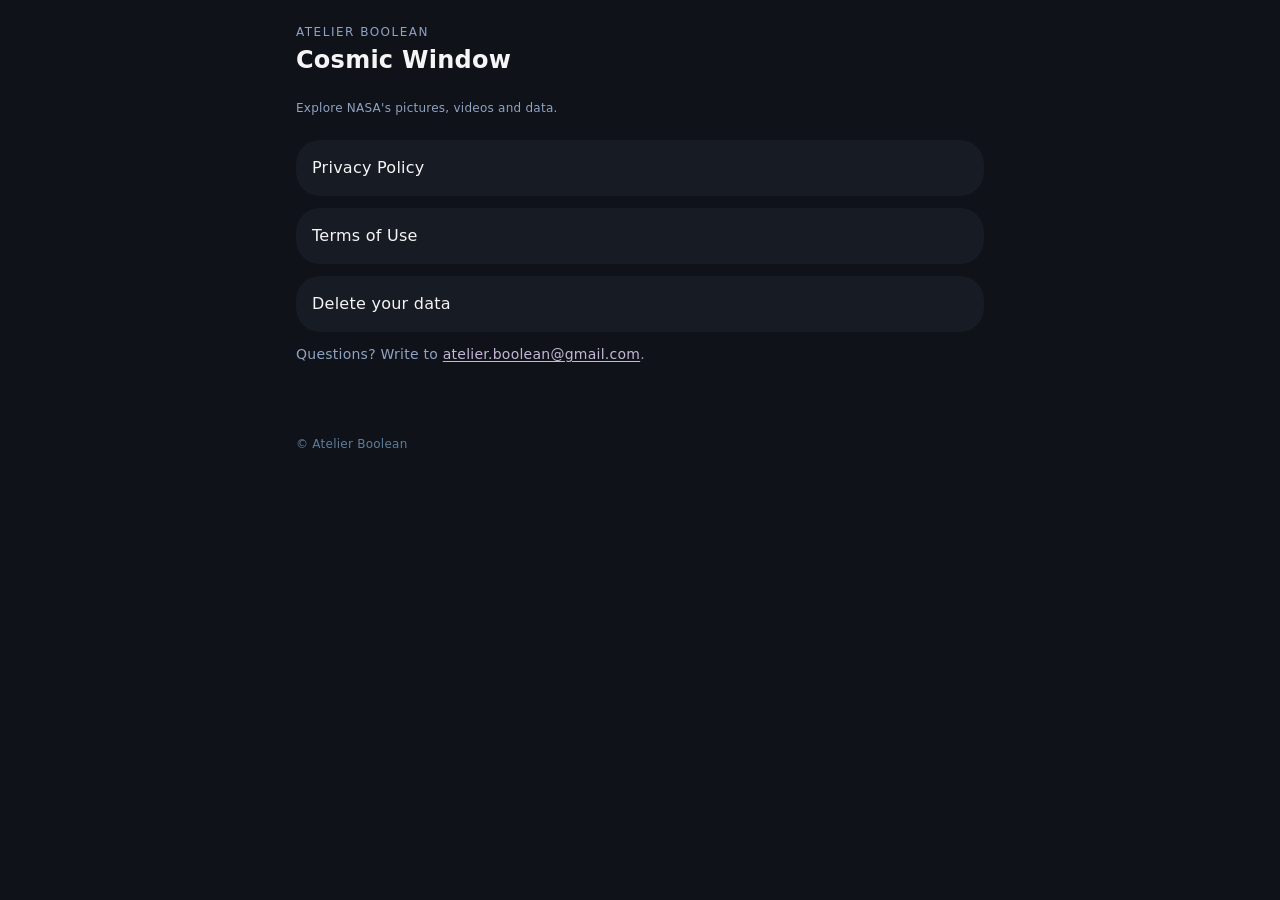
<file: index.html>
<!doctype html>
<html lang="en">
<head>
  <meta charset="utf-8">
  <meta name="viewport" content="width=device-width, initial-scale=1">
  <title>Cosmic Window</title>
  <meta name="description" content="Cosmic Window's privacy policy and terms of use.">
  <link rel="stylesheet" href="style.css">
</head>
<body>
  <header class="site-header">
    <p class="app-name">Atelier Boolean</p>
    <h1>Cosmic Window</h1>
  </header>

  <main>
    <p class="updated">Explore NASA's pictures, videos and data.</p>
    <ul class="links">
      <li><a href="privacy.html">Privacy Policy</a></li>
      <li><a href="terms.html">Terms of Use</a></li>
      <li><a href="delete-data.html">Delete your data</a></li>
    </ul>
    <p class="intro">
      Questions? Write to
      <a href="mailto:atelier.boolean@gmail.com">atelier.boolean@gmail.com</a>.
    </p>
  </main>

  <footer class="site-footer">© Atelier Boolean</footer>
</body>
</html>
</file>
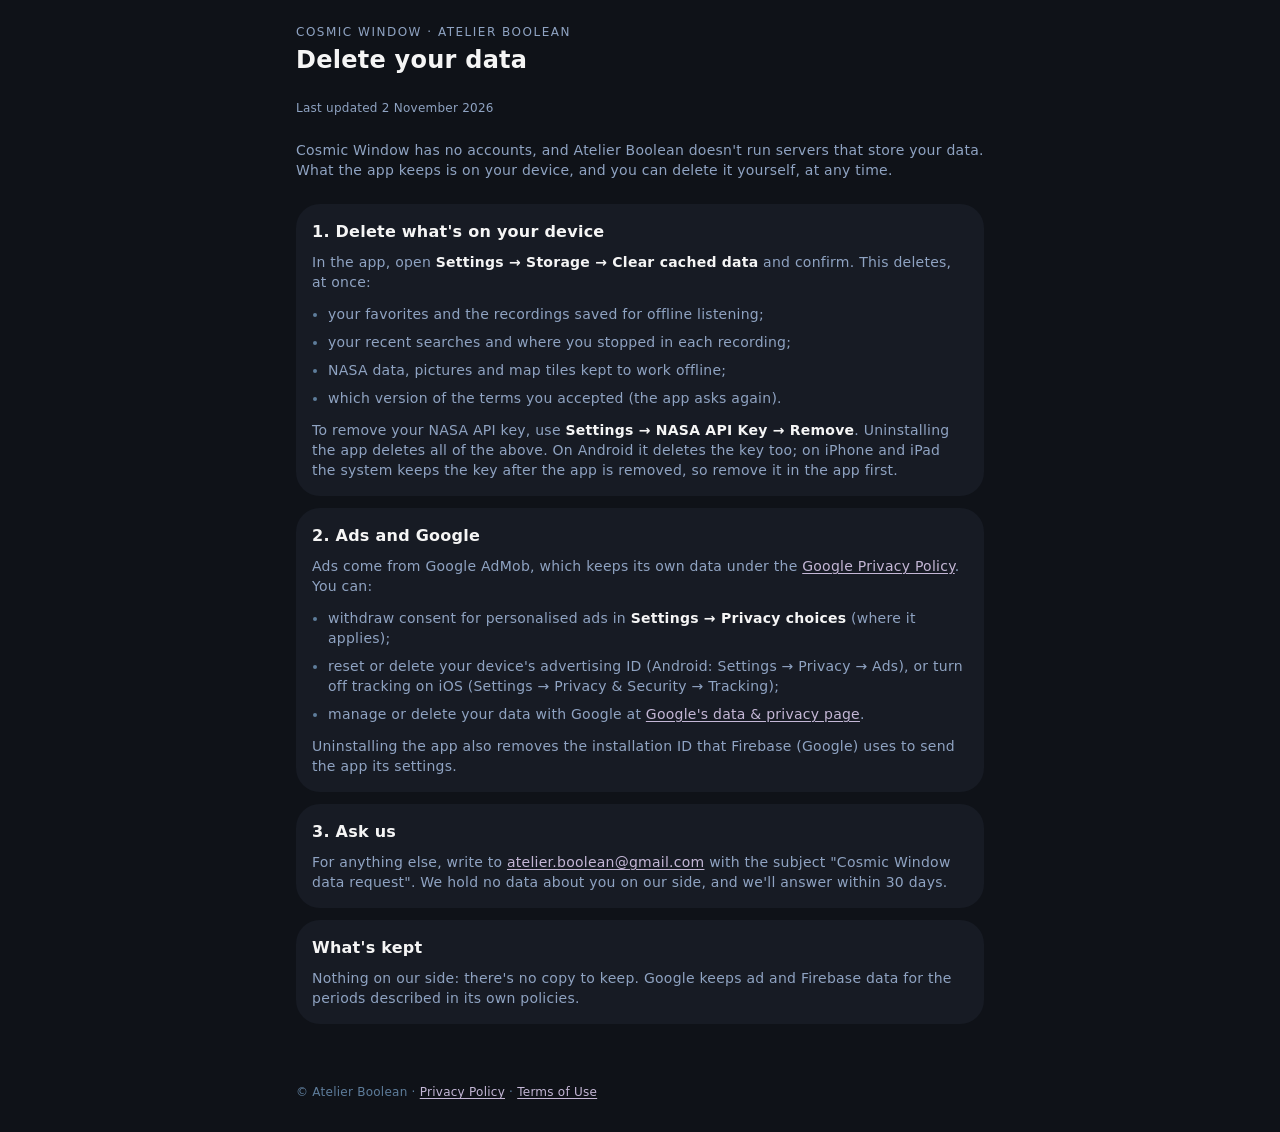
<file: delete-data.html>
<!doctype html>
<html lang="en">
<head>
  <meta charset="utf-8">
  <meta name="viewport" content="width=device-width, initial-scale=1">
  <title>Delete your data · Cosmic Window</title>
  <meta name="description" content="How to delete your data from Cosmic Window, by Atelier Boolean.">
  <link rel="stylesheet" href="style.css">
  <script>
    (function () {
      var params = new URLSearchParams(location.search);
      // Opened by the app (?app=1): it shows the title itself.
      if (params.has('app')) {
        document.documentElement.classList.add('in-app');
      }
      // ?platform=android|ios (the app sends it): hide the other
      // platform's text. Without it, both show.
      var platform = params.get('platform');
      if (platform === 'android' || platform === 'ios') {
        document.documentElement.classList.add('platform-' + platform);
      }
    })();
  </script>
</head>
<body>
  <header class="site-header">
    <p class="app-name">Cosmic Window · Atelier Boolean</p>
    <h1>Delete your data</h1>
  </header>

  <main>
    <p class="updated">Last updated 2 November 2026</p>
    <p class="intro">
      Cosmic Window has no accounts, and Atelier Boolean doesn't run servers
      that store your data. What the app keeps is on your device, and you can
      delete it yourself, at any time.
    </p>

    <section>
      <h2>1. Delete what's on your device</h2>
      <p>
        In the app, open <strong>Settings → Storage → Clear cached
        data</strong> and confirm. This deletes, at once:
      </p>
      <ul>
        <li>your favorites and the recordings saved for offline listening;</li>
        <li>your recent searches and where you stopped in each recording;</li>
        <li>NASA data, pictures and map tiles kept to work offline;</li>
        <li>which version of the terms you accepted (the app asks again).</li>
      </ul>
      <p>
        To remove your NASA API key, use <strong>Settings → NASA API Key →
        Remove</strong>. Uninstalling the app deletes all of the above. On
        Android it deletes the key too<span class="ios-only">; on iPhone and
        iPad the system keeps the key after the app is removed, so remove it
        in the app first</span>.
      </p>
    </section>

    <section>
      <h2>2. Ads and Google</h2>
      <p>
        Ads come from Google AdMob, which keeps its own data under the
        <a href="https://policies.google.com/privacy">Google Privacy Policy</a>.
        You can:
      </p>
      <ul>
        <li>
          withdraw consent for personalised ads in <strong>Settings → Privacy
          choices</strong> (where it applies);
        </li>
        <li>
          reset or delete your device's advertising ID (Android: Settings →
          Privacy → Ads)<span class="ios-only">, or turn off tracking on iOS
          (Settings → Privacy &amp; Security → Tracking)</span>;
        </li>
        <li>
          manage or delete your data with Google at
          <a href="https://myaccount.google.com/data-and-privacy">Google's data &amp; privacy page</a>.
        </li>
      </ul>
      <p>
        Uninstalling the app also removes the installation ID that Firebase
        (Google) uses to send the app its settings.
      </p>
    </section>

    <section>
      <h2>3. Ask us</h2>
      <p>
        For anything else, write to
        <a href="mailto:atelier.boolean@gmail.com?subject=Cosmic%20Window%20data%20request">atelier.boolean@gmail.com</a>
        with the subject "Cosmic Window data request". We hold no data about
        you on our side, and we'll answer within 30 days.
      </p>
    </section>

    <section>
      <h2>What's kept</h2>
      <p>
        Nothing on our side: there's no copy to keep. Google keeps ad and
        Firebase data for the periods described in its own policies.
      </p>
    </section>
  </main>

  <footer class="site-footer">
    © Atelier Boolean · <a href="privacy.html">Privacy Policy</a> ·
    <a href="terms.html">Terms of Use</a>
  </footer>
</body>
</html>
</file>
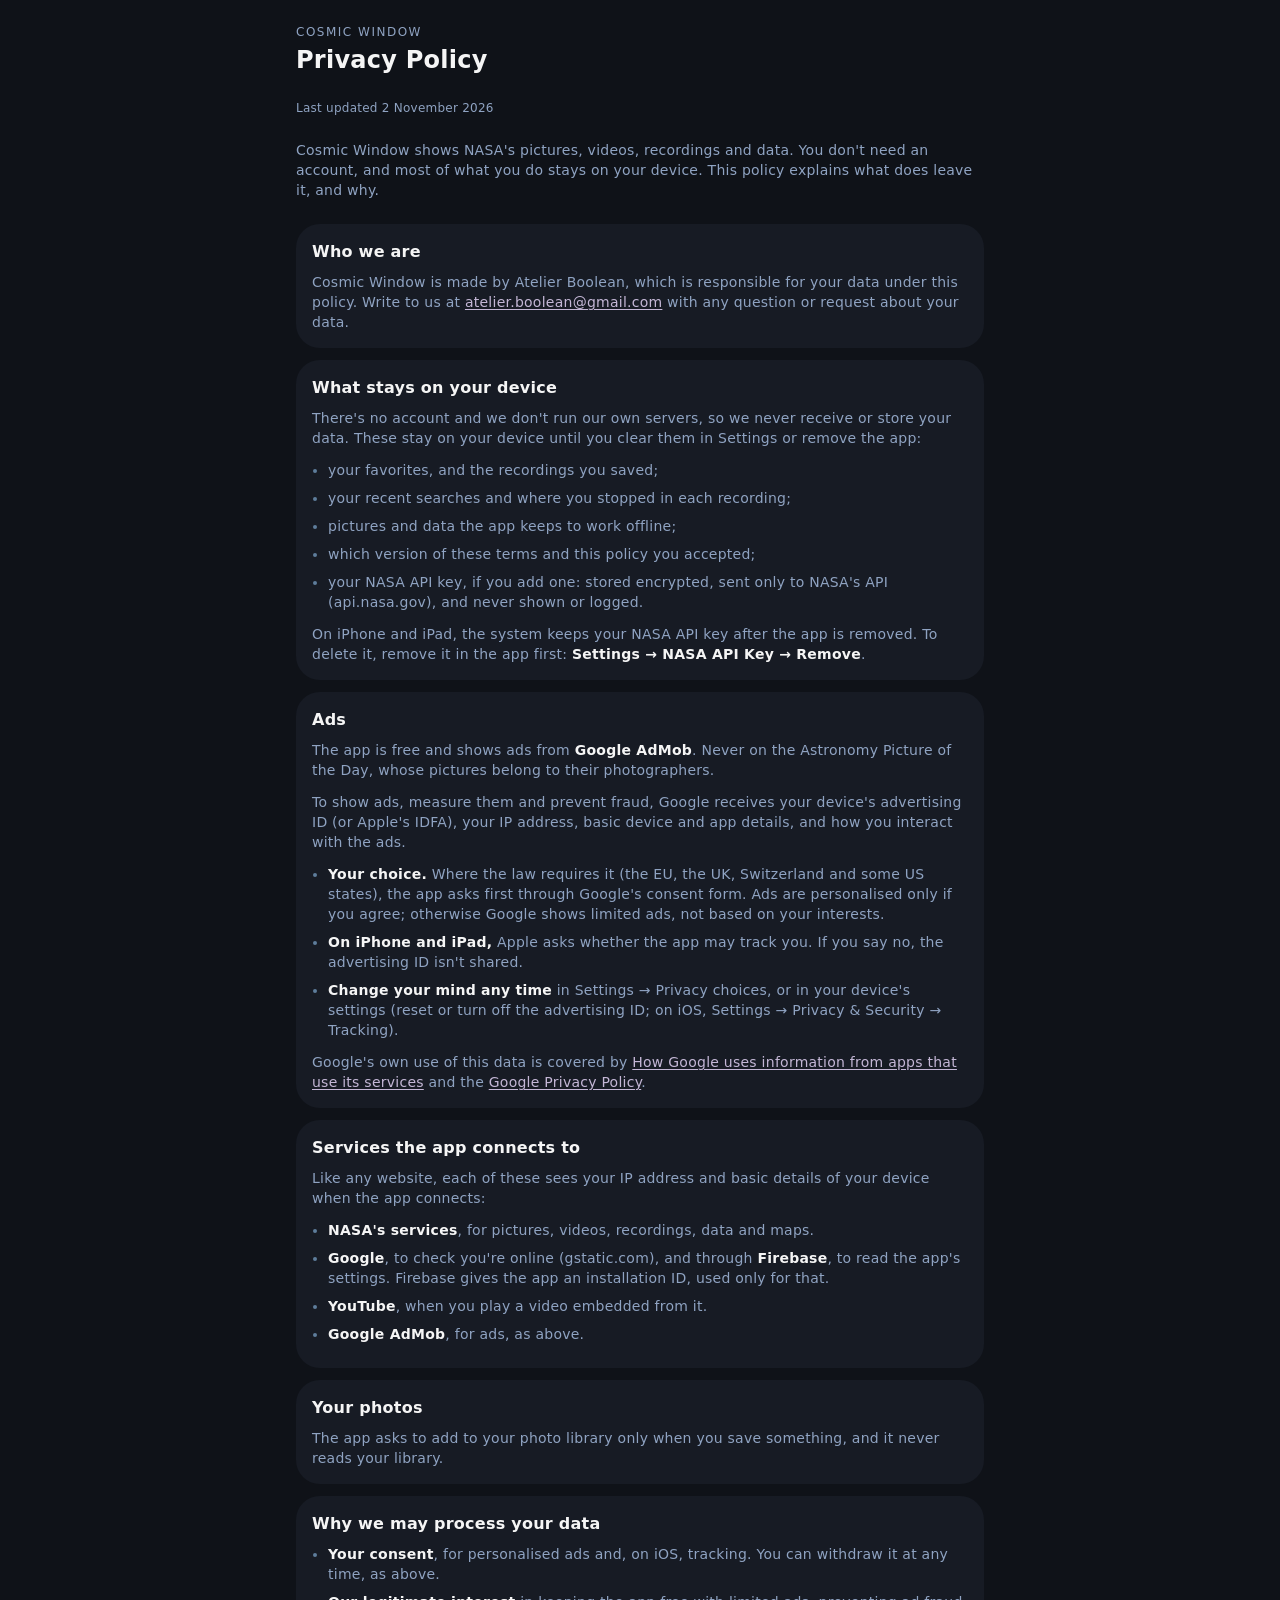
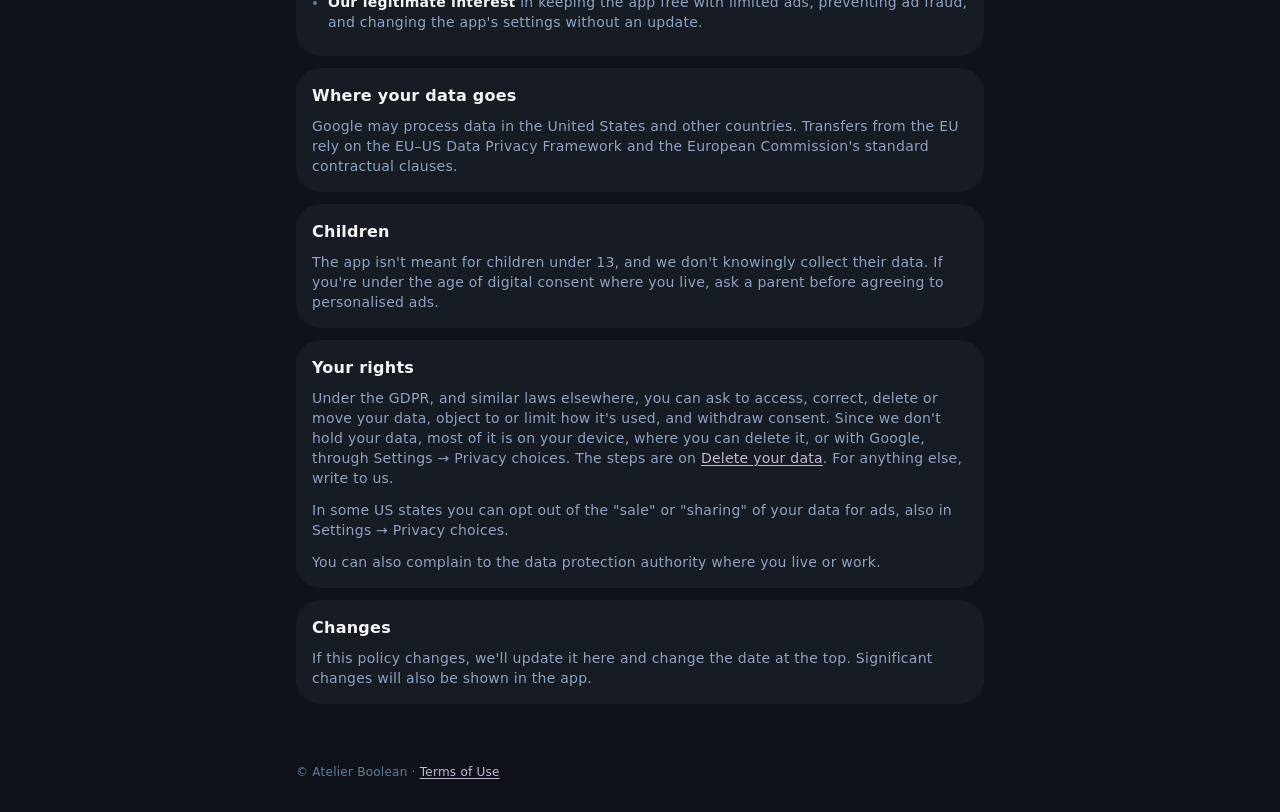
<file: privacy.html>
<!doctype html>
<html lang="en">
<head>
  <meta charset="utf-8">
  <meta name="viewport" content="width=device-width, initial-scale=1">
  <title>Privacy Policy · Cosmic Window</title>
  <meta name="description" content="How Cosmic Window handles your data.">
  <link rel="stylesheet" href="style.css">
  <script>
    (function () {
      var params = new URLSearchParams(location.search);
      // Opened by the app (?app=1): it shows the title itself.
      if (params.has('app')) {
        document.documentElement.classList.add('in-app');
      }
      // ?platform=android|ios (the app sends it): hide the other
      // platform's text. Without it, both show.
      var platform = params.get('platform');
      if (platform === 'android' || platform === 'ios') {
        document.documentElement.classList.add('platform-' + platform);
      }
    })();
  </script>
</head>
<body>
  <header class="site-header">
    <p class="app-name">Cosmic Window</p>
    <h1>Privacy Policy</h1>
  </header>

  <main>
    <p class="updated">Last updated 2 November 2026</p>
    <p class="intro">
      Cosmic Window shows NASA's pictures, videos, recordings and data. You
      don't need an account, and most of what you do stays on your device.
      This policy explains what does leave it, and why.
    </p>

    <section>
      <h2>Who we are</h2>
      <p>
        Cosmic Window is made by Atelier Boolean, which is responsible for
        your data under this policy. Write to us at
        <a href="mailto:atelier.boolean@gmail.com">atelier.boolean@gmail.com</a>
        with any question or request about your data.
      </p>
    </section>

    <section>
      <h2>What stays on your device</h2>
      <p>
        There's no account and we don't run our own servers, so we never
        receive or store your data. These stay on your device until you
        clear them in Settings or remove the app:
      </p>
      <ul>
        <li>your favorites, and the recordings you saved;</li>
        <li>your recent searches and where you stopped in each recording;</li>
        <li>pictures and data the app keeps to work offline;</li>
        <li>which version of these terms and this policy you accepted;</li>
        <li>
          your NASA API key, if you add one: stored encrypted, sent only to
          NASA's API (api.nasa.gov), and never shown or logged.
        </li>
      </ul>
      <p class="ios-only">
        On iPhone and iPad, the system keeps your NASA API key after the app
        is removed. To delete it, remove it in the app first:
        <strong>Settings → NASA API Key → Remove</strong>.
      </p>
    </section>

    <section>
      <h2>Ads</h2>
      <p>
        The app is free and shows ads from <strong>Google AdMob</strong>.
        Never on the Astronomy Picture of the Day, whose pictures belong to
        their photographers.
      </p>
      <p>
        To show ads, measure them and prevent fraud, Google receives your
        device's advertising ID<span class="ios-only"> (or Apple's IDFA)</span>, your IP address, basic
        device and app details, and how you interact with the ads.
      </p>
      <ul>
        <li>
          <strong>Your choice.</strong> Where the law requires it (the EU,
          the UK, Switzerland and some US states), the app asks first through
          Google's consent form. Ads are personalised only if you agree;
          otherwise Google shows limited ads, not based on your interests.
        </li>
        <li class="ios-only">
          <strong>On iPhone and iPad,</strong> Apple asks whether the app may
          track you. If you say no, the advertising ID isn't shared.
        </li>
        <li>
          <strong>Change your mind any time</strong> in Settings → Privacy
          choices, or in your device's settings (reset or turn off the
          advertising ID<span class="ios-only">; on iOS, Settings → Privacy
          &amp; Security → Tracking</span>).
        </li>
      </ul>
      <p>
        Google's own use of this data is covered by
        <a href="https://policies.google.com/technologies/partner-sites">How Google uses information from apps that use its services</a>
        and the <a href="https://policies.google.com/privacy">Google Privacy Policy</a>.
      </p>
    </section>

    <section>
      <h2>Services the app connects to</h2>
      <p>
        Like any website, each of these sees your IP address and basic
        details of your device when the app connects:
      </p>
      <ul>
        <li>
          <strong>NASA's services</strong>, for pictures, videos, recordings,
          data and maps.
        </li>
        <li>
          <strong>Google</strong>, to check you're online
          (gstatic.com), and through <strong>Firebase</strong>, to read the
          app's settings. Firebase gives the app an installation ID, used only
          for that.
        </li>
        <li>
          <strong>YouTube</strong>, when you play a video embedded from it.
        </li>
        <li><strong>Google AdMob</strong>, for ads, as above.</li>
      </ul>
    </section>

    <section>
      <h2>Your photos</h2>
      <p>
        The app asks to add to your photo library only when you save
        something, and it never reads your library.
      </p>
    </section>

    <section>
      <h2>Why we may process your data</h2>
      <ul>
        <li>
          <strong>Your consent</strong>, for personalised
          ads<span class="ios-only"> and, on iOS, tracking</span>. You can withdraw it at any time, as above.
        </li>
        <li>
          <strong>Our legitimate interest</strong> in keeping the app free
          with limited ads, preventing ad fraud, and changing the app's
          settings without an update.
        </li>
      </ul>
    </section>

    <section>
      <h2>Where your data goes</h2>
      <p>
        Google may process data in the United States and other countries.
        Transfers from the EU rely on the EU–US Data Privacy Framework and the
        European Commission's standard contractual clauses.
      </p>
    </section>

    <section>
      <h2>Children</h2>
      <p>
        The app isn't meant for children under 13, and we don't knowingly
        collect their data. If you're under the age of digital consent where
        you live, ask a parent before agreeing to personalised ads.
      </p>
    </section>

    <section>
      <h2>Your rights</h2>
      <p>
        Under the GDPR, and similar laws elsewhere, you can ask to access,
        correct, delete or move your data, object to or limit how it's used,
        and withdraw consent. Since we don't hold your data, most of it is on
        your device, where you can delete it, or with Google, through
        Settings → Privacy choices. The steps are on
        <a href="delete-data.html" id="delete-data-link">Delete your data</a>. For anything else,
        write to us.
      </p>
      <p>
        In some US states you can opt out of the "sale" or "sharing" of your
        data for ads, also in Settings → Privacy choices.
      </p>
      <p>
        You can also complain to the data protection authority where you
        live or work.
      </p>
    </section>

    <section>
      <h2>Changes</h2>
      <p>
        If this policy changes, we'll update it here and change the date at
        the top. Significant changes will also be shown in the app.
      </p>
    </section>
  </main>

  <script>
    // Delete your data opens outside the app's viewer: keep the platform.
    (function () {
      var platform = new URLSearchParams(location.search).get('platform');
      if (platform === 'android' || platform === 'ios') {
        document.getElementById('delete-data-link').search =
          '?platform=' + platform;
      }
    })();
  </script>

  <footer class="site-footer">
    © Atelier Boolean · <a href="terms.html">Terms of Use</a>
  </footer>
</body>
</html>
</file>
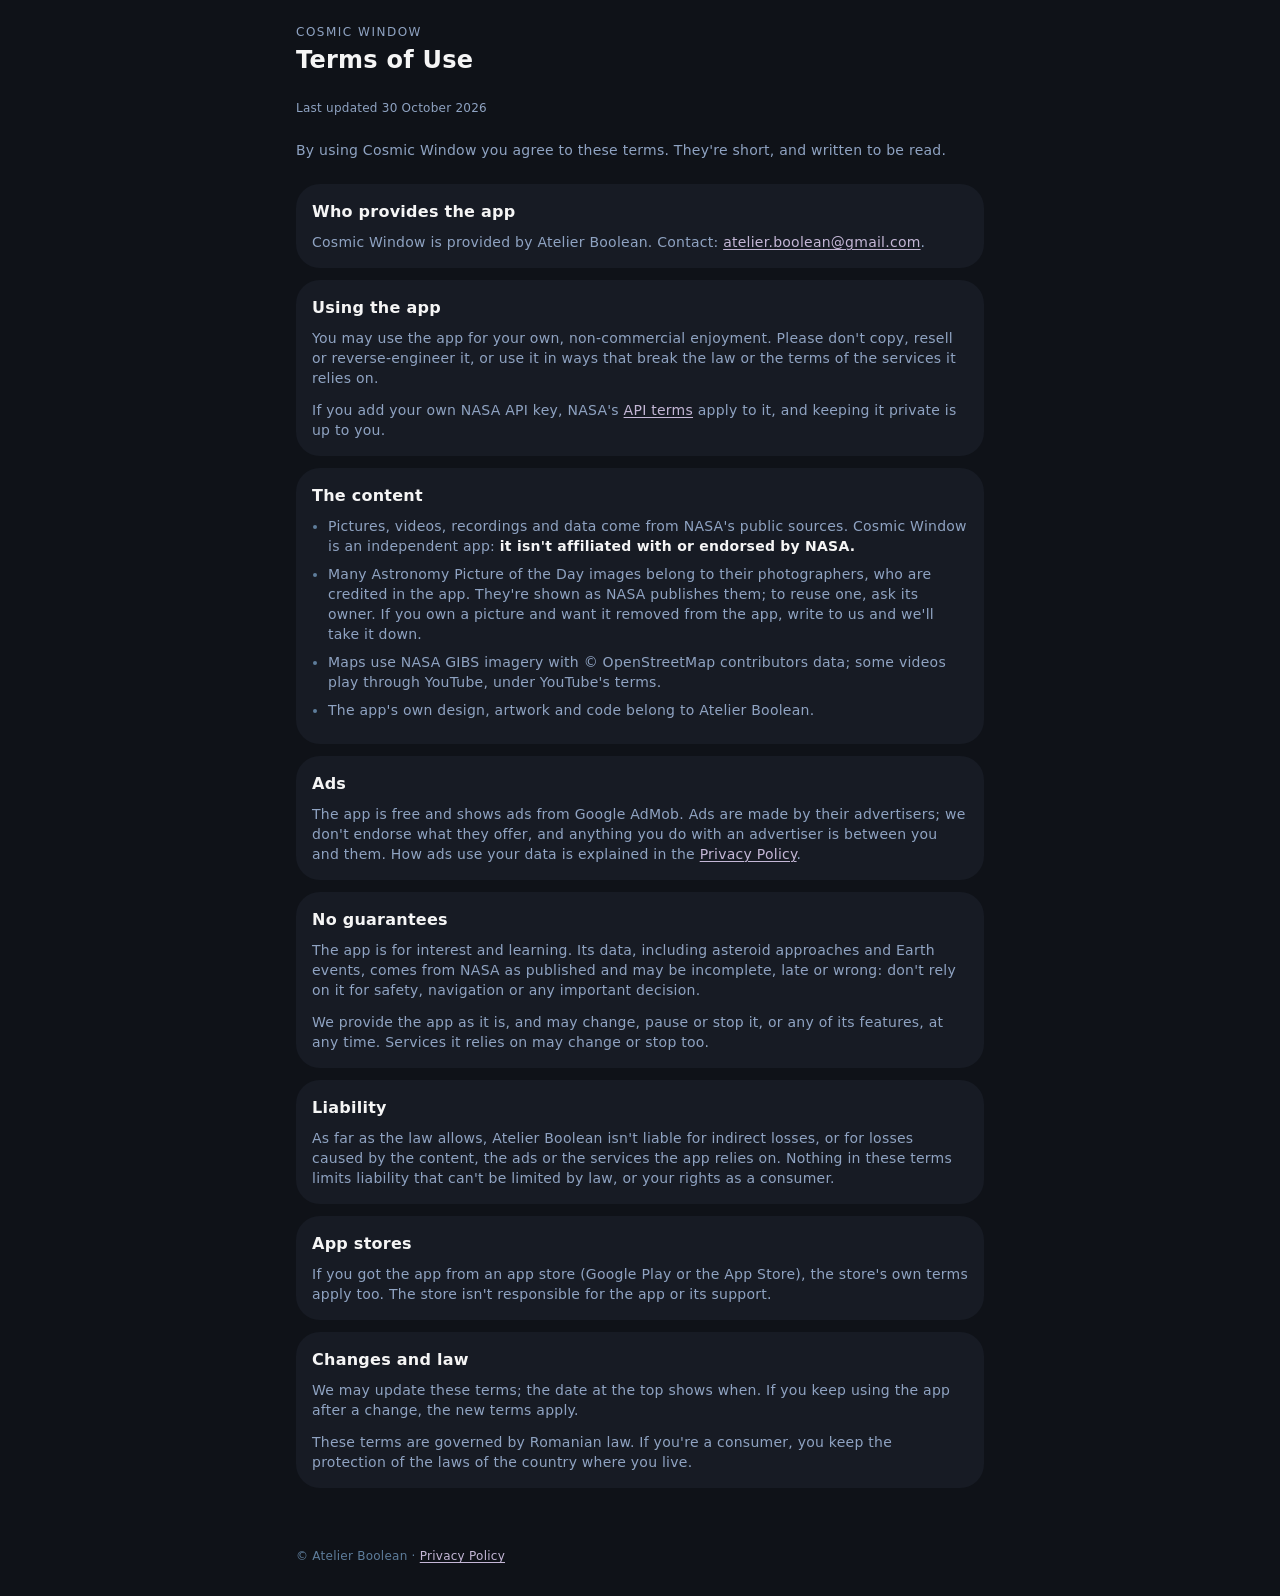
<file: terms.html>
<!doctype html>
<html lang="en">
<head>
  <meta charset="utf-8">
  <meta name="viewport" content="width=device-width, initial-scale=1">
  <title>Terms of Use · Cosmic Window</title>
  <meta name="description" content="The terms for using Cosmic Window.">
  <link rel="stylesheet" href="style.css">
  <script>
    (function () {
      var params = new URLSearchParams(location.search);
      // Opened by the app (?app=1): it shows the title itself.
      if (params.has('app')) {
        document.documentElement.classList.add('in-app');
      }
      // ?platform=android|ios (the app sends it): hide the other
      // platform's text. Without it, both show.
      var platform = params.get('platform');
      if (platform === 'android' || platform === 'ios') {
        document.documentElement.classList.add('platform-' + platform);
      }
    })();
  </script>
</head>
<body>
  <header class="site-header">
    <p class="app-name">Cosmic Window</p>
    <h1>Terms of Use</h1>
  </header>

  <main>
    <p class="updated">Last updated 30 October 2026</p>
    <p class="intro">
      By using Cosmic Window you agree to these terms. They're short, and
      written to be read.
    </p>

    <section>
      <h2>Who provides the app</h2>
      <p>
        Cosmic Window is provided by Atelier Boolean. Contact:
        <a href="mailto:atelier.boolean@gmail.com">atelier.boolean@gmail.com</a>.
      </p>
    </section>

    <section>
      <h2>Using the app</h2>
      <p>
        You may use the app for your own, non-commercial enjoyment. Please
        don't copy, resell or reverse-engineer it, or use it in ways that
        break the law or the terms of the services it relies on.
      </p>
      <p>
        If you add your own NASA API key, NASA's
        <a href="https://api.nasa.gov">API terms</a> apply to it, and keeping
        it private is up to you.
      </p>
    </section>

    <section>
      <h2>The content</h2>
      <ul>
        <li>
          Pictures, videos, recordings and data come from NASA's public
          sources. Cosmic Window is an independent app:
          <strong>it isn't affiliated with or endorsed by NASA.</strong>
        </li>
        <li>
          Many Astronomy Picture of the Day images belong to their
          photographers, who are credited in the app. They're shown as NASA
          publishes them; to reuse one, ask its owner. If you own a picture
          and want it removed from the app, write to us and we'll take it
          down.
        </li>
        <li>
          Maps use NASA GIBS imagery with © OpenStreetMap contributors data;
          some videos play through YouTube, under YouTube's terms.
        </li>
        <li>
          The app's own design, artwork and code belong to Atelier Boolean.
        </li>
      </ul>
    </section>

    <section>
      <h2>Ads</h2>
      <p>
        The app is free and shows ads from Google AdMob. Ads are made by
        their advertisers; we don't endorse what they offer, and anything
        you do with an advertiser is between you and them. How ads use your
        data is explained in the <a href="privacy.html">Privacy Policy</a>.
      </p>
    </section>

    <section>
      <h2>No guarantees</h2>
      <p>
        The app is for interest and learning. Its data, including asteroid
        approaches and Earth events, comes from NASA as published and may be
        incomplete, late or wrong: don't rely on it for safety, navigation or
        any important decision.
      </p>
      <p>
        We provide the app as it is, and may change, pause or stop it, or any
        of its features, at any time. Services it relies on may change or stop
        too.
      </p>
    </section>

    <section>
      <h2>Liability</h2>
      <p>
        As far as the law allows, Atelier Boolean isn't liable for indirect
        losses, or for losses caused by the content, the ads or the services
        the app relies on. Nothing in these terms limits liability that can't
        be limited by law, or your rights as a consumer.
      </p>
    </section>

    <section>
      <h2>App stores</h2>
      <p>
        If you got the app from an app store (Google Play<span class="ios-only">
        or the App Store</span>), the store's own terms apply too. The store
        isn't responsible for the app or its support.
      </p>
    </section>

    <section>
      <h2>Changes and law</h2>
      <p>
        We may update these terms; the date at the top shows when. If you keep
        using the app after a change, the new terms apply.
      </p>
      <p>
        These terms are governed by Romanian law. If you're a consumer, you
        keep the protection of the laws of the country where you live.
      </p>
    </section>
  </main>

  <footer class="site-footer">
    © Atelier Boolean · <a href="privacy.html">Privacy Policy</a>
  </footer>
</body>
</html>
</file>
<file: style.css>
/* Cosmic Window's legal pages, in the app's dark theme. The values mirror
   the design system's tokens (DsDefaultColors.dark, a 4 px spacing and
   radius unit, the platform's system font), so the pages look the same in
   the app's webview and in a browser. */

:root {
  /* Colours (DsPalette, as mapped by DsDefaultColors.dark) */
  --background: #0f1218; /* inkBlack */
  --surface: #171b24; /* midnight */
  --surface-raised: #2e3544; /* dusk */
  --border: #2a3c5e; /* deepOceanBlue */
  --content-primary: #f5f5f5; /* offWhite */
  --content-secondary: #8fa3c2; /* mutedSkyBlue */
  --content-caption: #5e7d9b; /* oceanBlue */
  --accent: #c4b7d6; /* softPeriwinkle */
  --on-accent: #0f1218; /* inkBlack */

  /* Spacing: steps of a 4 px unit, named like the app's (s400 = 16 px) */
  --s100: 4px;
  --s200: 8px;
  --s300: 12px;
  --s400: 16px;
  --s600: 24px;
  --s800: 32px;
  --s1200: 48px;

  /* Corners */
  --r300: 12px;
  --r600: 24px;

  /* Type: body 14/20, titles as the app's title and headline roles */
  --body: 14px;
  --body-line: 20px;
  --small: 12px;
  --small-line: 16px;
  --title: 16px;
  --title-line: 24px;
  --headline: 24px;
  --headline-line: 32px;

  --page-width: 720px;

  color-scheme: dark;
}

* {
  box-sizing: border-box;
}

html {
  -webkit-text-size-adjust: 100%;
  text-size-adjust: 100%;
}

body {
  margin: 0;
  background: var(--background);
  color: var(--content-primary);
  font-family: system-ui, -apple-system, "Segoe UI", Roboto, sans-serif;
  font-size: var(--body);
  line-height: var(--body-line);
  letter-spacing: 0.25px;
}

main {
  max-width: var(--page-width);
  margin: 0 auto;
  padding: var(--s400) var(--s400) var(--s1200);
}

/* The page's own header, hidden when the app shows the page under its own
   title (?app=1). */
.site-header {
  max-width: var(--page-width);
  margin: 0 auto;
  padding: var(--s600) var(--s400) 0;
}

/* Text for one platform only (.android-only, .ios-only), hidden on the
   other when the app says which it runs on (?platform=…). */
.platform-android .ios-only,
.platform-ios .android-only {
  display: none;
}

.in-app .site-header,
.in-app .site-footer {
  display: none;
}

.app-name {
  margin: 0 0 var(--s100);
  color: var(--content-secondary);
  font-size: var(--small);
  line-height: var(--small-line);
  letter-spacing: 1.5px;
  text-transform: uppercase;
}

h1 {
  margin: 0;
  font-size: var(--headline);
  line-height: var(--headline-line);
  font-weight: 600;
}

.updated {
  margin: var(--s200) 0 var(--s600);
  color: var(--content-secondary);
  font-size: var(--small);
  line-height: var(--small-line);
}

.in-app .updated {
  margin-top: 0;
}

.intro {
  margin: 0 0 var(--s600);
  color: var(--content-secondary);
}

/* A section reads like one of the app's Settings cards. */
section {
  margin: 0 0 var(--s300);
  padding: var(--s400);
  background: var(--surface);
  border-radius: var(--r600);
}

h2 {
  margin: 0 0 var(--s200);
  font-size: var(--title);
  line-height: var(--title-line);
  font-weight: 600;
}

h3 {
  margin: var(--s400) 0 var(--s100);
  font-size: var(--body);
  line-height: var(--body-line);
  font-weight: 600;
}

p,
ul {
  margin: 0 0 var(--s300);
  color: var(--content-secondary);
}

section > :last-child {
  margin-bottom: 0;
}

ul {
  padding-left: var(--s400);
}

li {
  margin-bottom: var(--s200);
}

li::marker {
  color: var(--content-caption);
}

strong {
  color: var(--content-primary);
  font-weight: 600;
}

a {
  color: var(--accent);
  text-decoration-thickness: 1px;
  text-underline-offset: 2px;
}

/* The landing page's two links, as the app's list rows. */
.links {
  margin: 0;
  padding: 0;
  list-style: none;
}

.links a {
  display: block;
  padding: var(--s400);
  color: var(--content-primary);
  font-size: var(--title);
  line-height: var(--title-line);
  text-decoration: none;
}

.links li {
  margin: 0 0 var(--s300);
  background: var(--surface);
  border-radius: var(--r600);
}

.site-footer {
  max-width: var(--page-width);
  margin: 0 auto;
  padding: 0 var(--s400) var(--s800);
  color: var(--content-caption);
  font-size: var(--small);
  line-height: var(--small-line);
}
</file>
